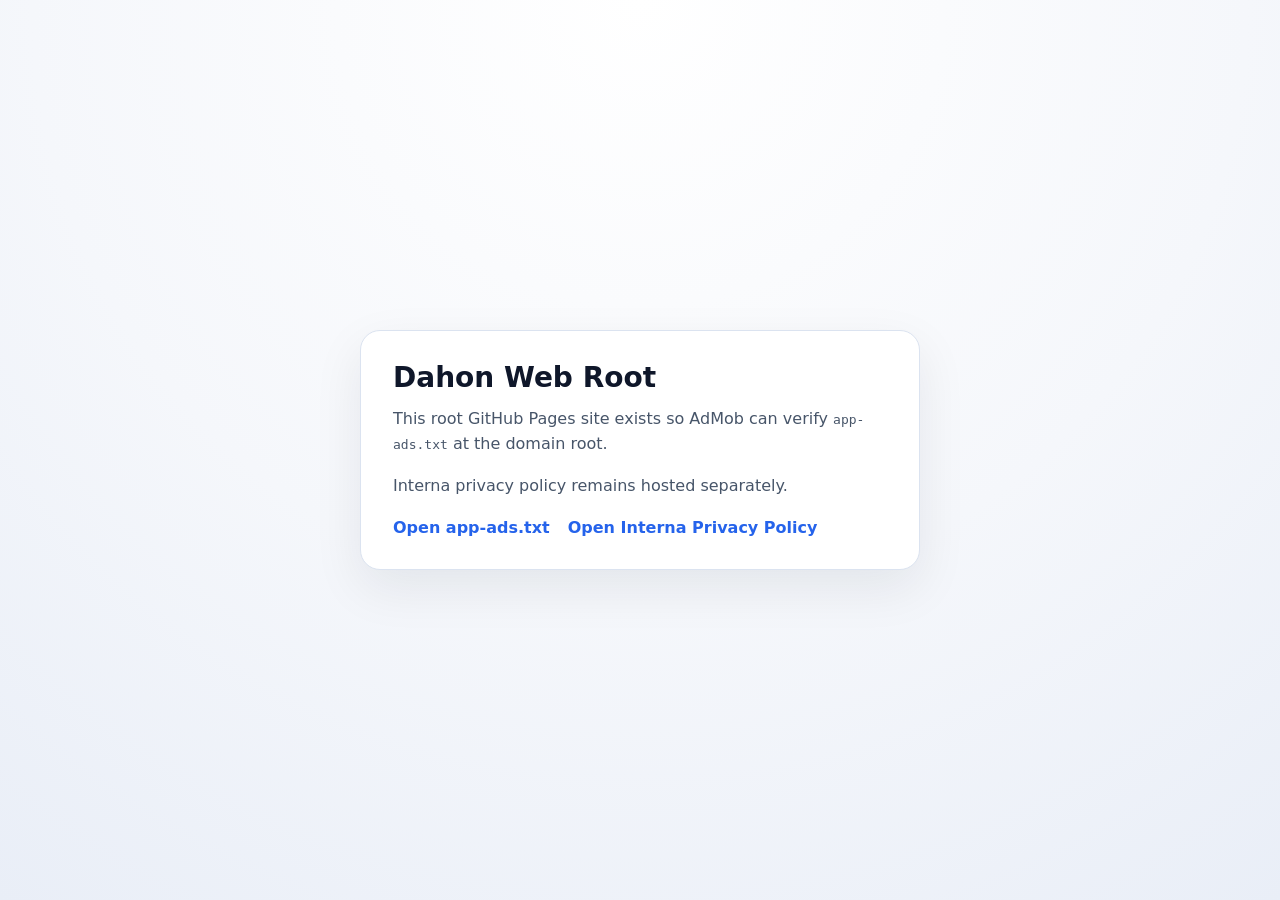
<file: index.html>
<!DOCTYPE html>
<html lang="en">
  <head>
    <meta charset="UTF-8" />
    <meta name="viewport" content="width=device-width, initial-scale=1.0" />
    <title>Dahon</title>
    <style>
      :root {
        color-scheme: light;
        --bg: #f5f7fb;
        --panel: #ffffff;
        --text: #0f172a;
        --muted: #475569;
        --accent: #2563eb;
        --border: #dbe3f0;
      }

      * {
        box-sizing: border-box;
      }

      body {
        margin: 0;
        min-height: 100vh;
        display: grid;
        place-items: center;
        font-family: Inter, system-ui, -apple-system, BlinkMacSystemFont, "Segoe UI", sans-serif;
        background: radial-gradient(circle at top, #ffffff 0%, var(--bg) 55%, #e9eef7 100%);
        color: var(--text);
        padding: 24px;
      }

      .card {
        width: min(560px, 100%);
        background: var(--panel);
        border: 1px solid var(--border);
        border-radius: 20px;
        padding: 32px;
        box-shadow: 0 18px 50px rgba(15, 23, 42, 0.08);
      }

      h1 {
        margin: 0 0 12px;
        font-size: 28px;
        line-height: 1.1;
      }

      p {
        margin: 0 0 16px;
        line-height: 1.6;
        color: var(--muted);
      }

      a {
        color: var(--accent);
        font-weight: 600;
        text-decoration: none;
      }

      a:hover {
        text-decoration: underline;
      }

      .links {
        display: flex;
        flex-wrap: wrap;
        gap: 12px 18px;
        margin-top: 20px;
      }
    </style>
  </head>
  <body>
    <main class="card">
      <h1>Dahon Web Root</h1>
      <p>
        This root GitHub Pages site exists so AdMob can verify
        <code>app-ads.txt</code> at the domain root.
      </p>
      <p>
        Interna privacy policy remains hosted separately.
      </p>
      <div class="links">
        <a href="./app-ads.txt">Open app-ads.txt</a>
        <a href="https://dahon19.github.io/interna-privacy/">Open Interna Privacy Policy</a>
      </div>
    </main>
  </body>
</html>
</file>
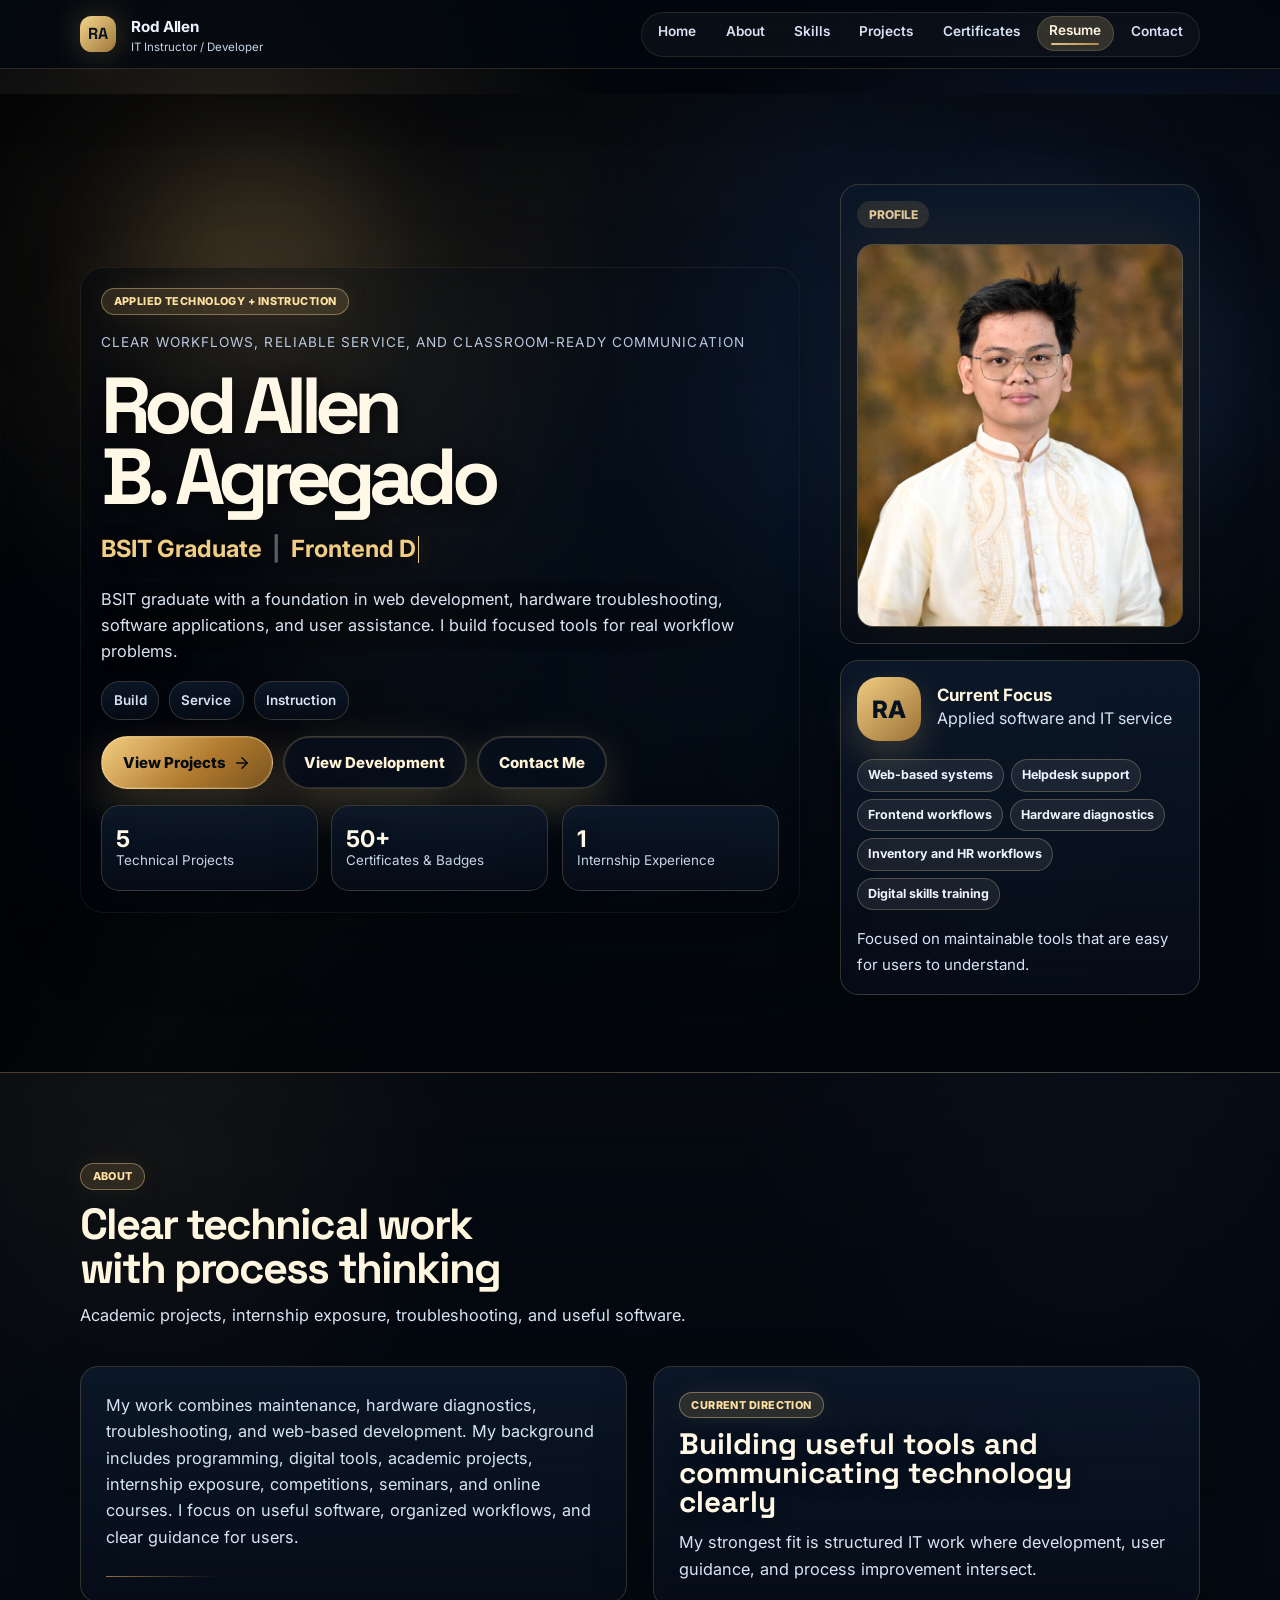
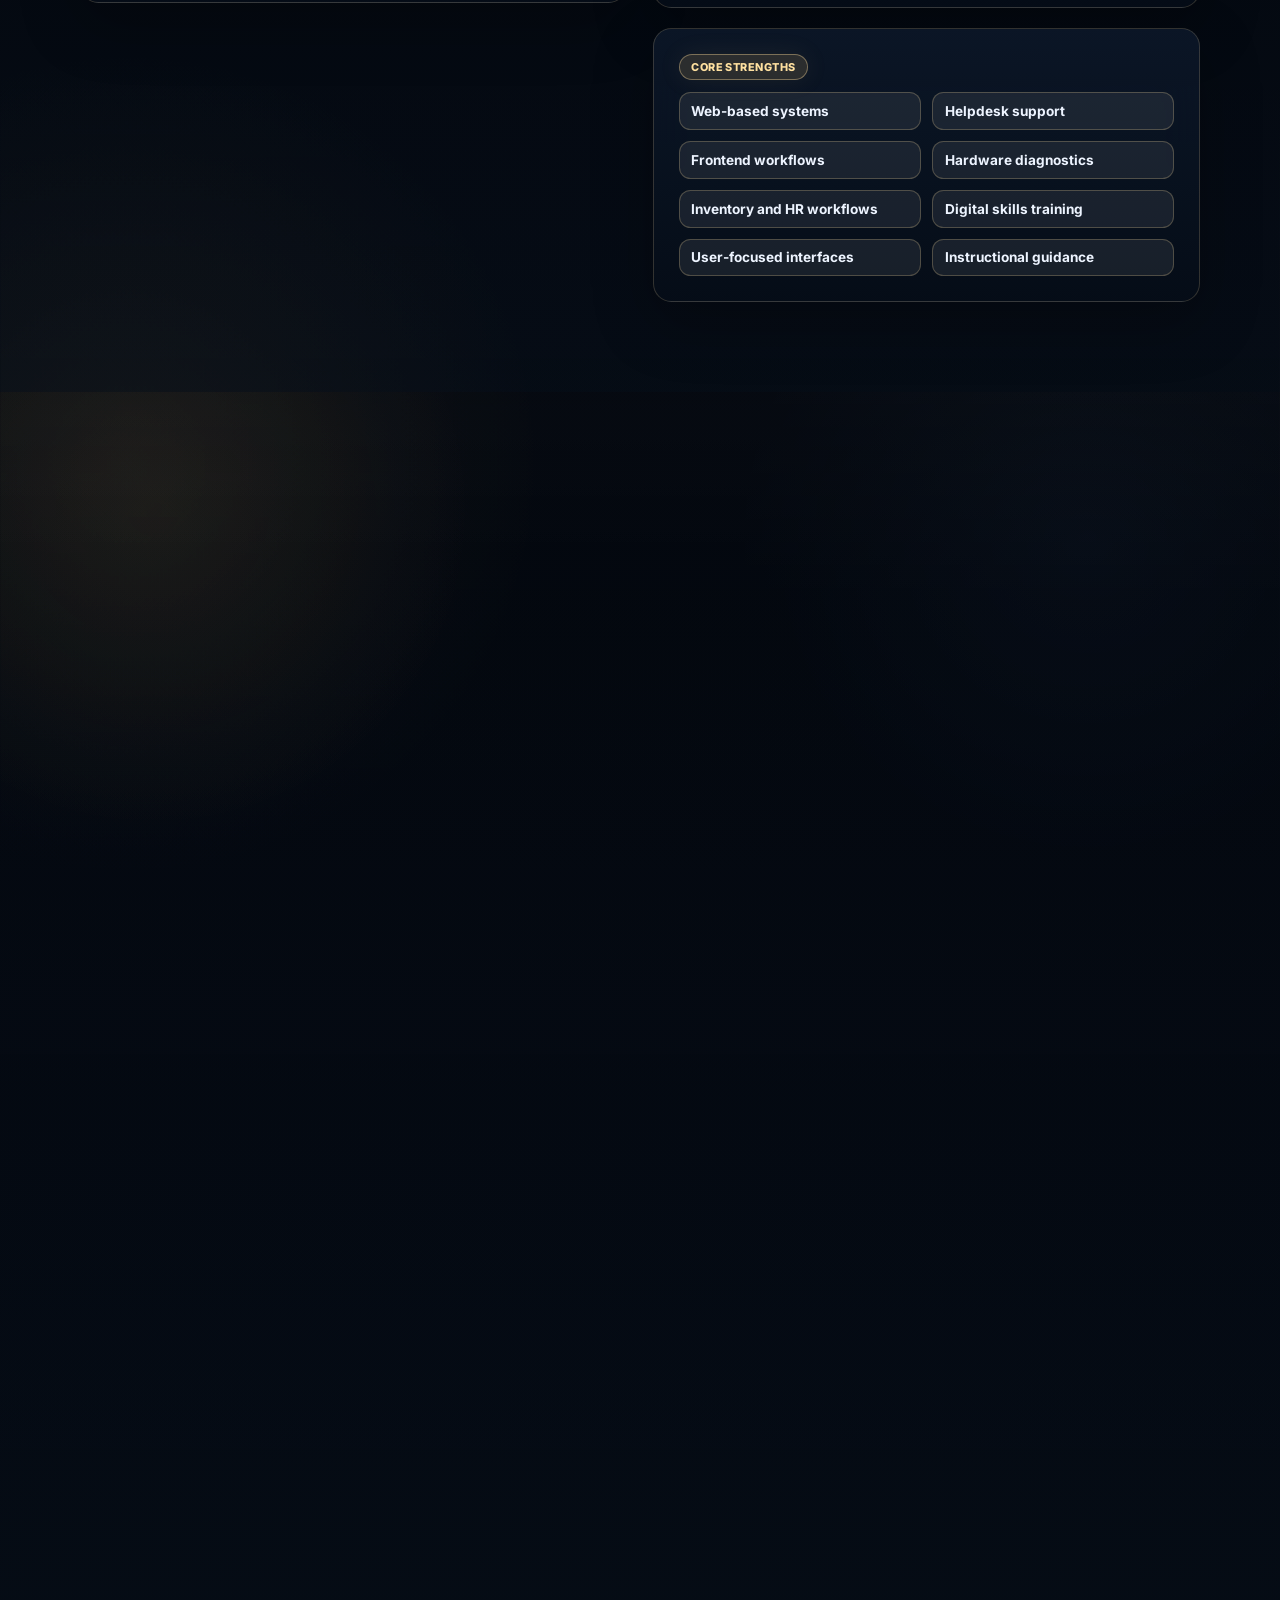
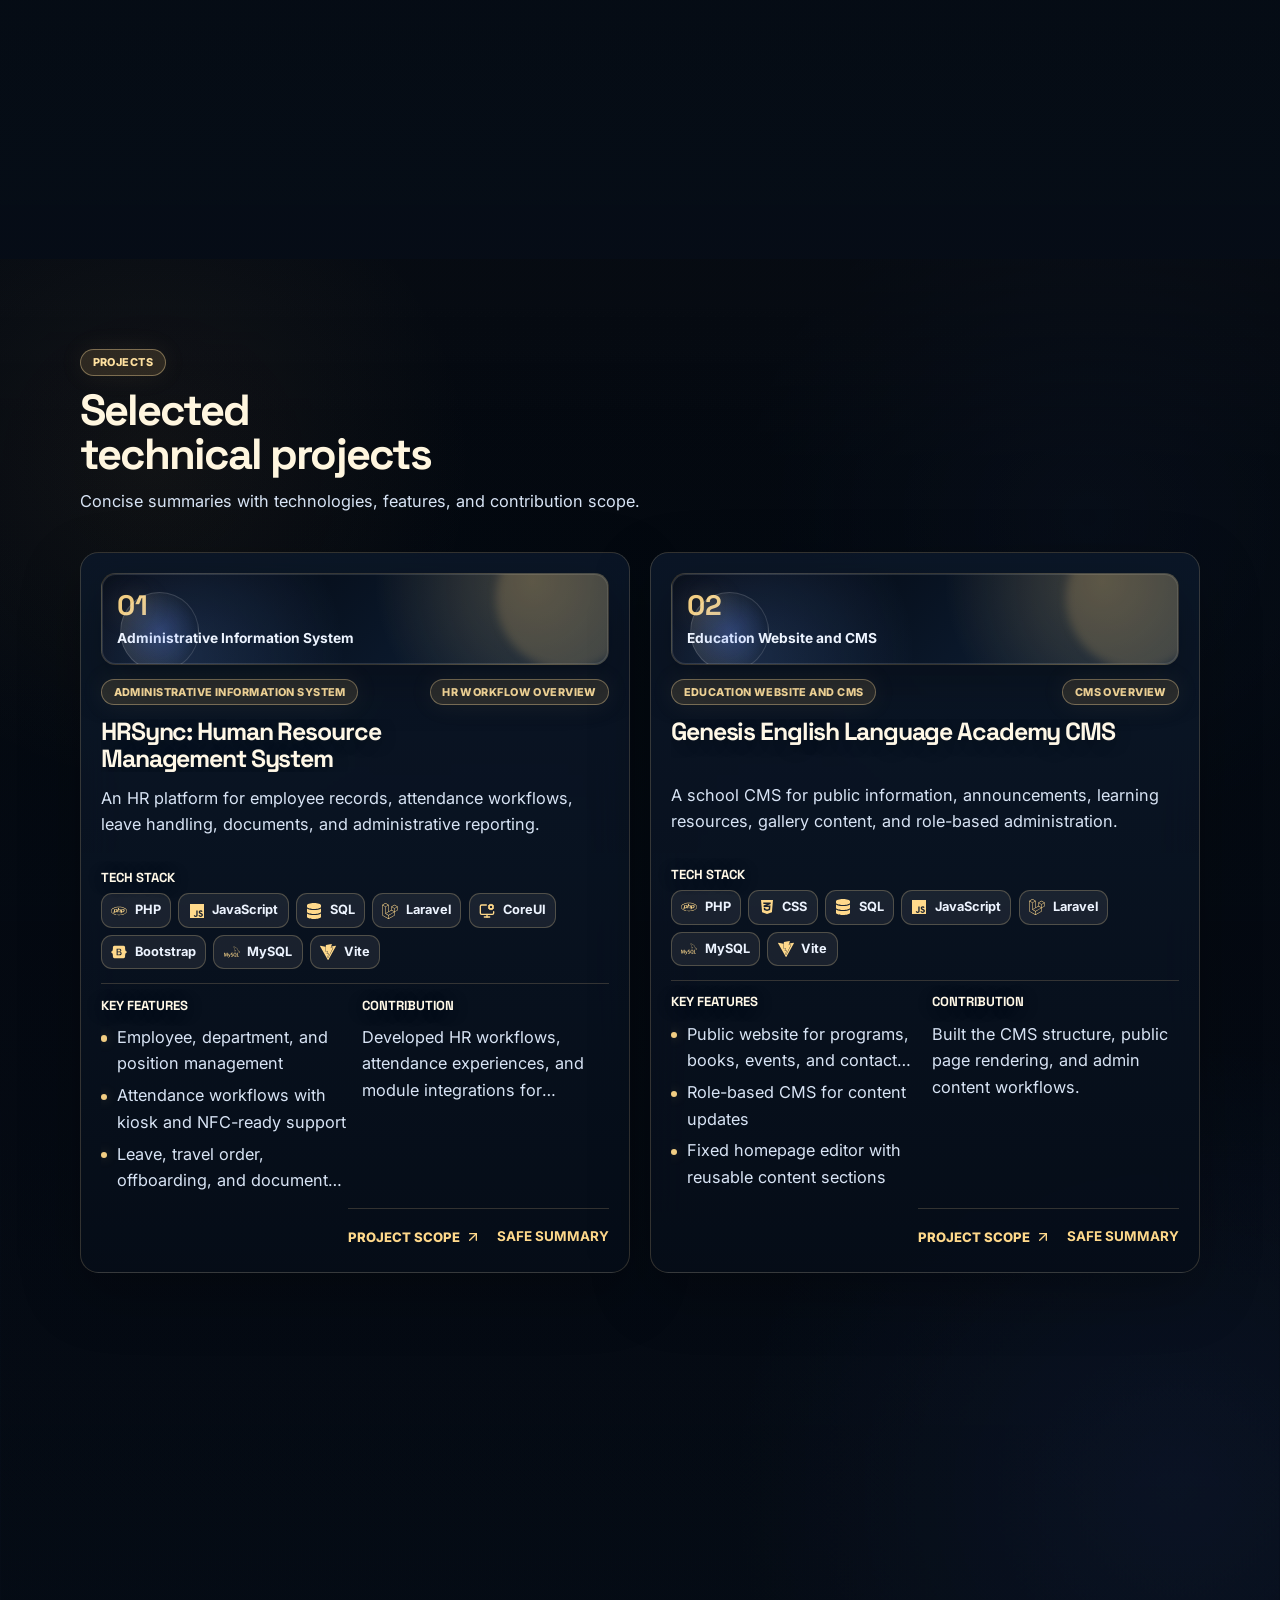
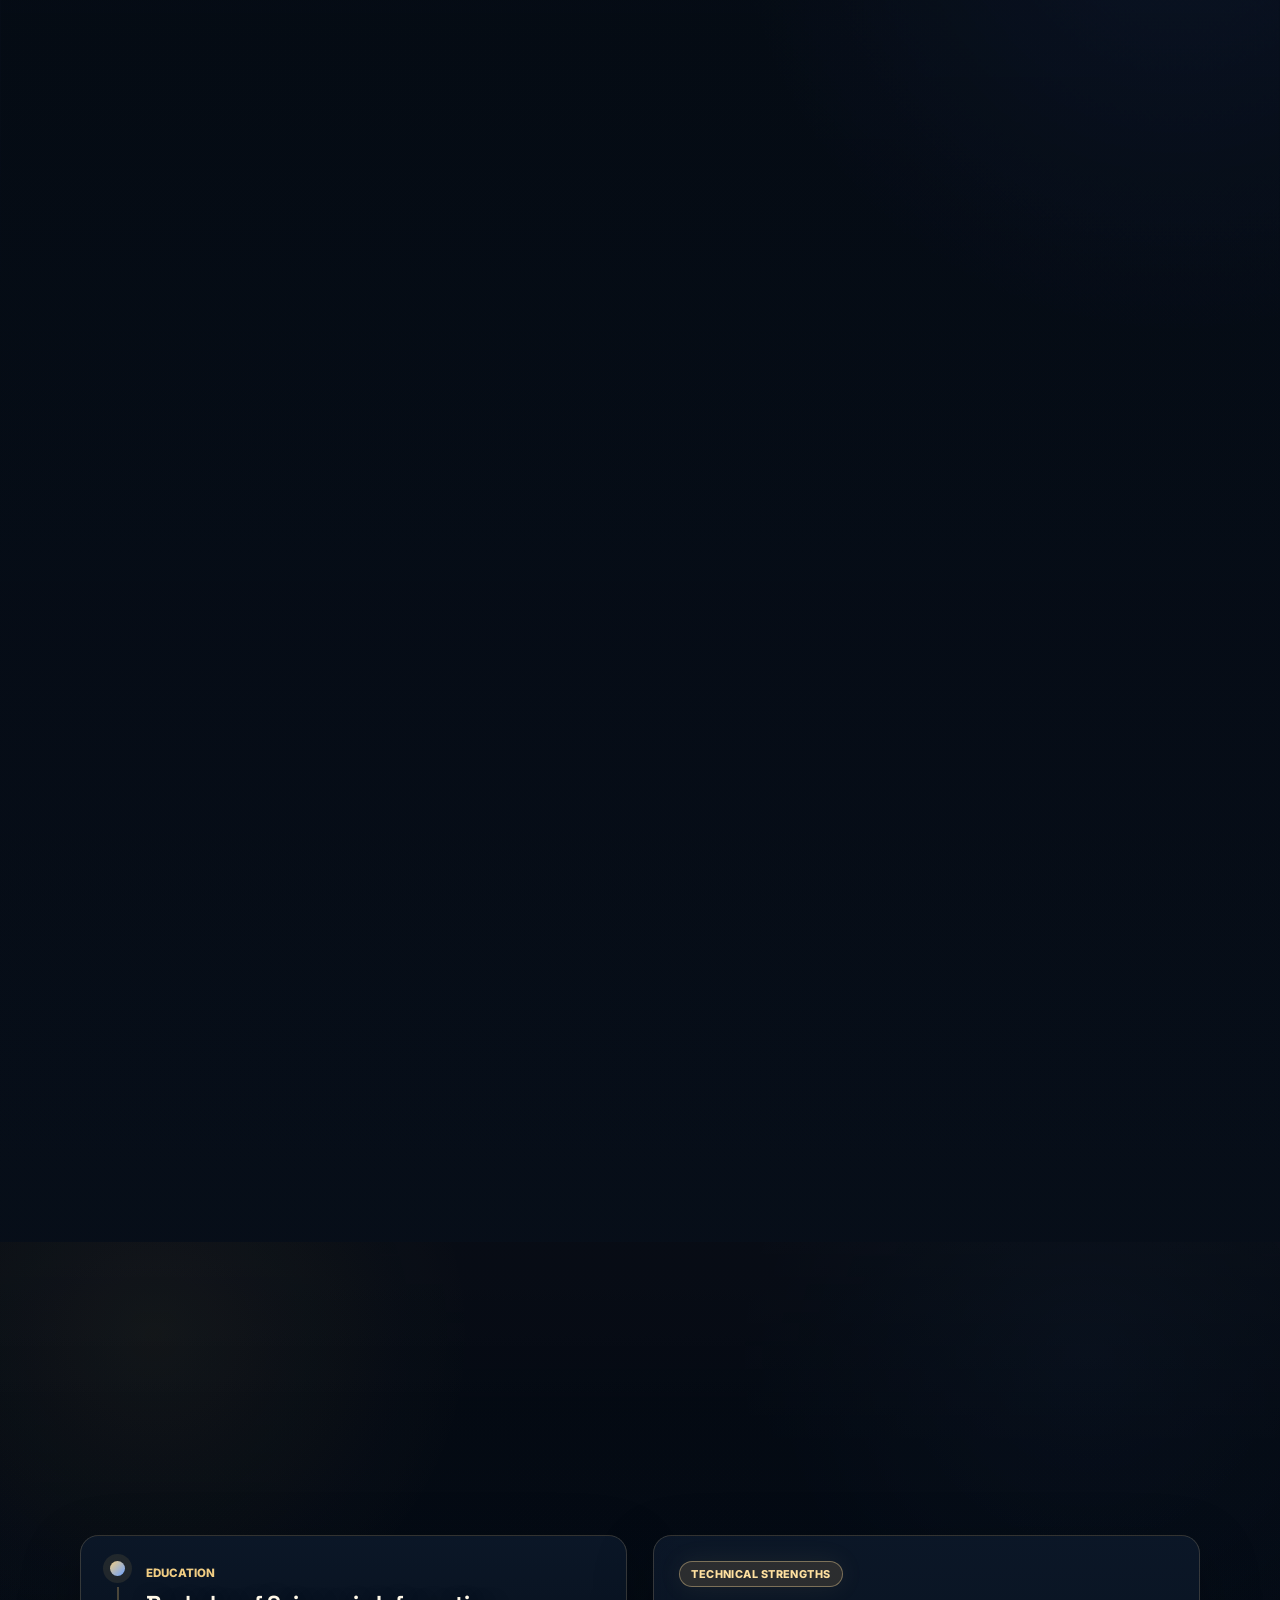
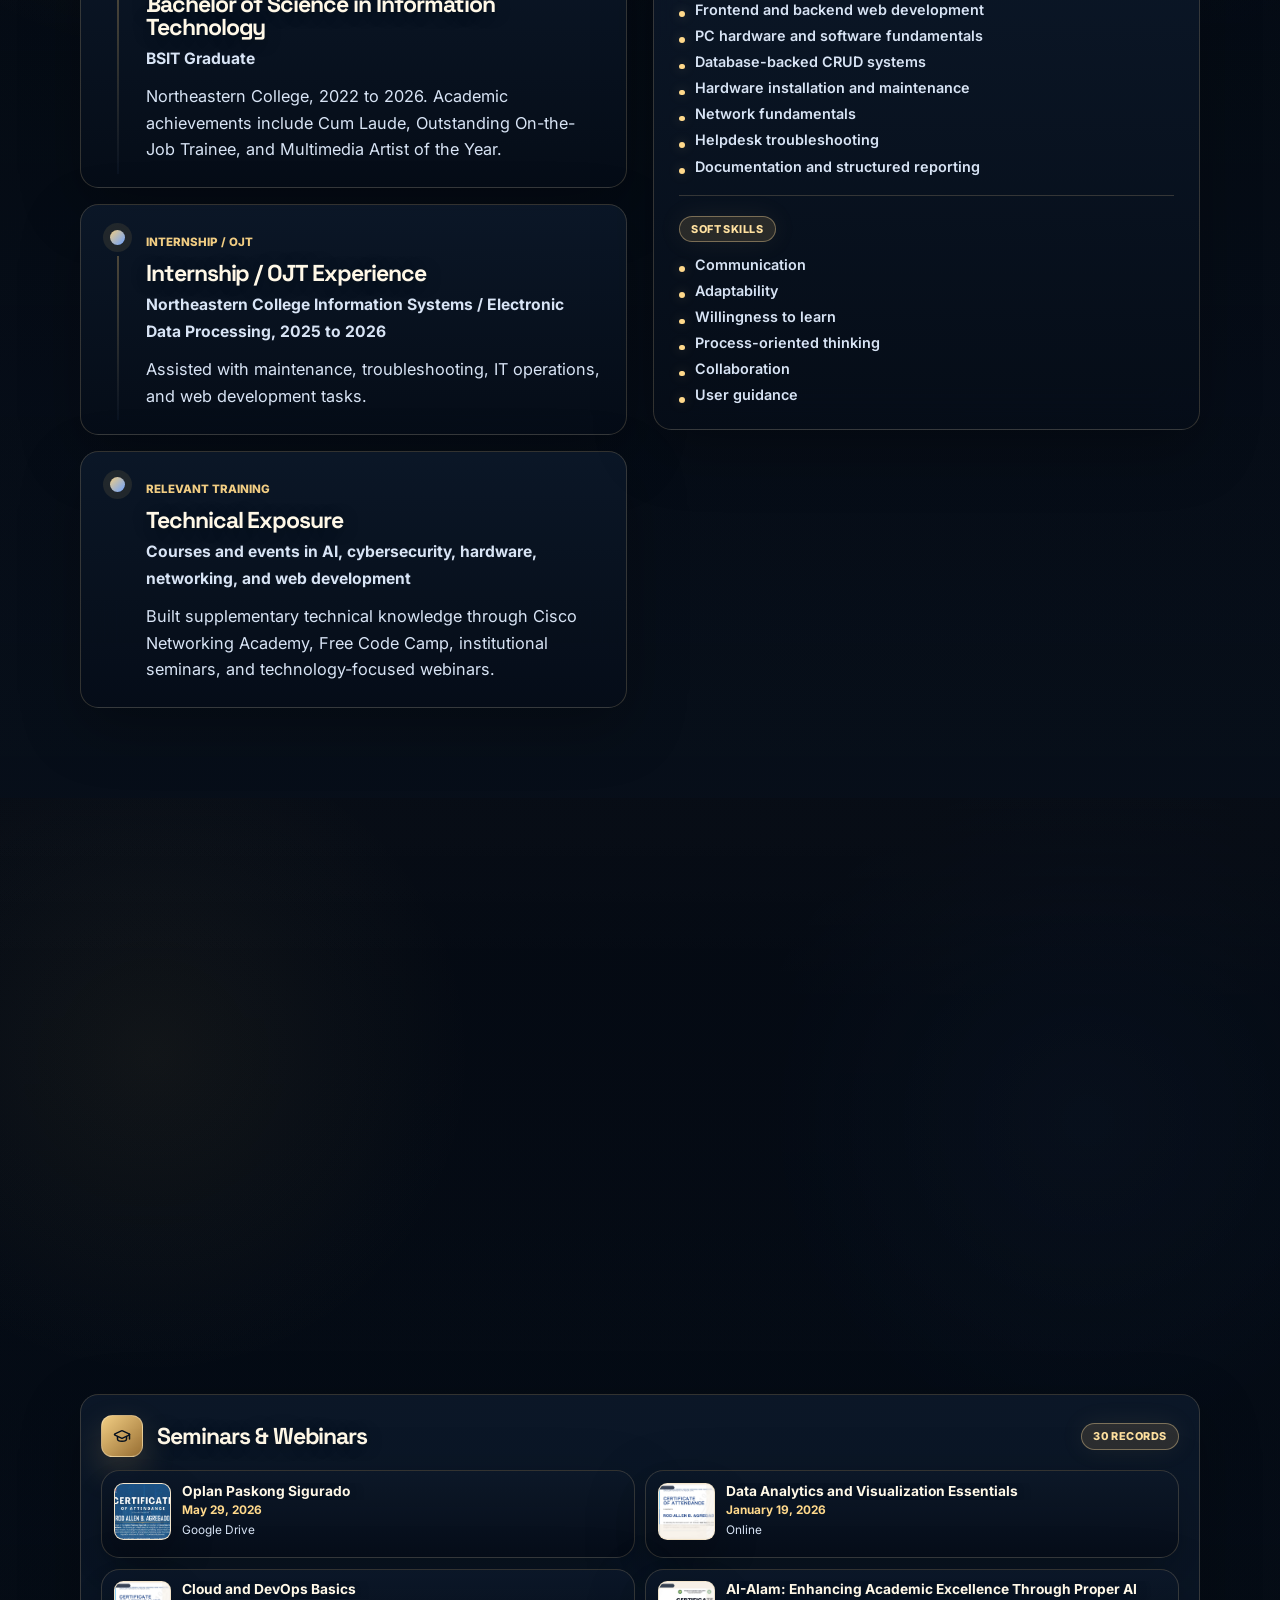
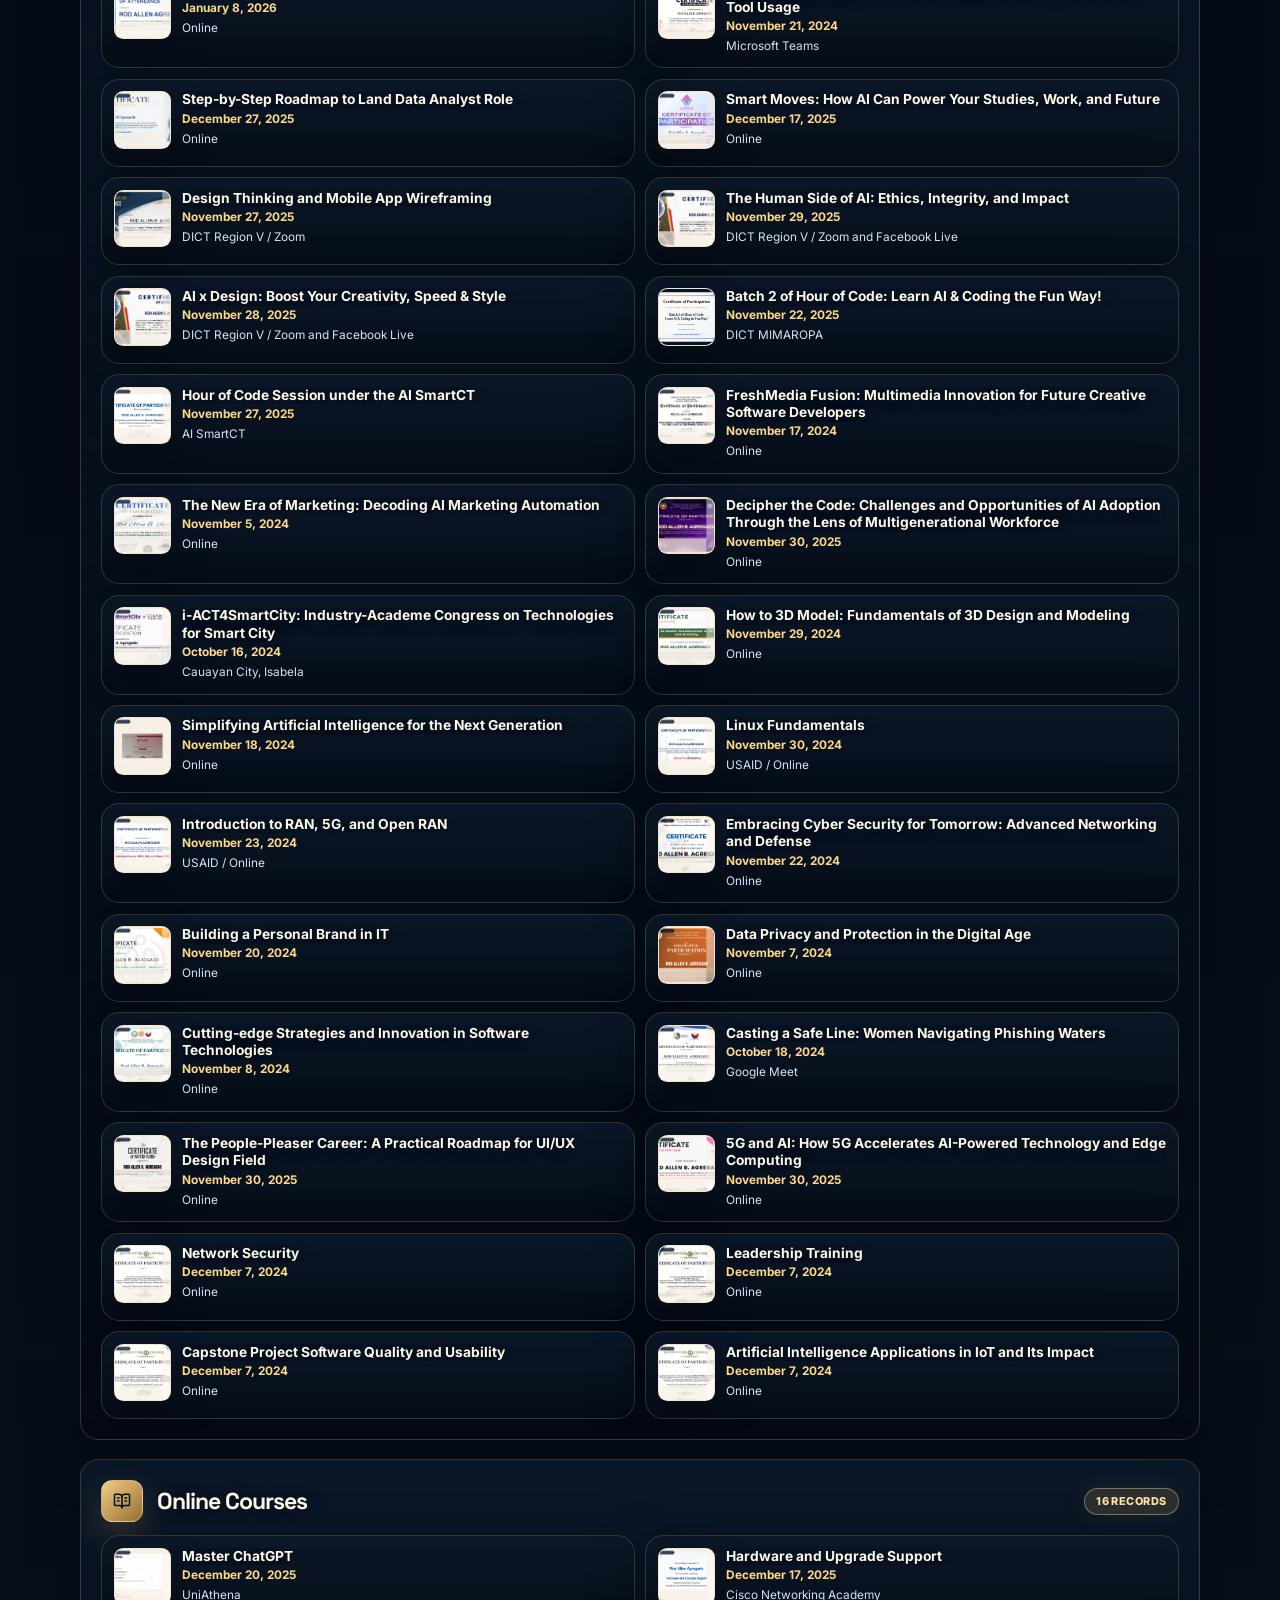
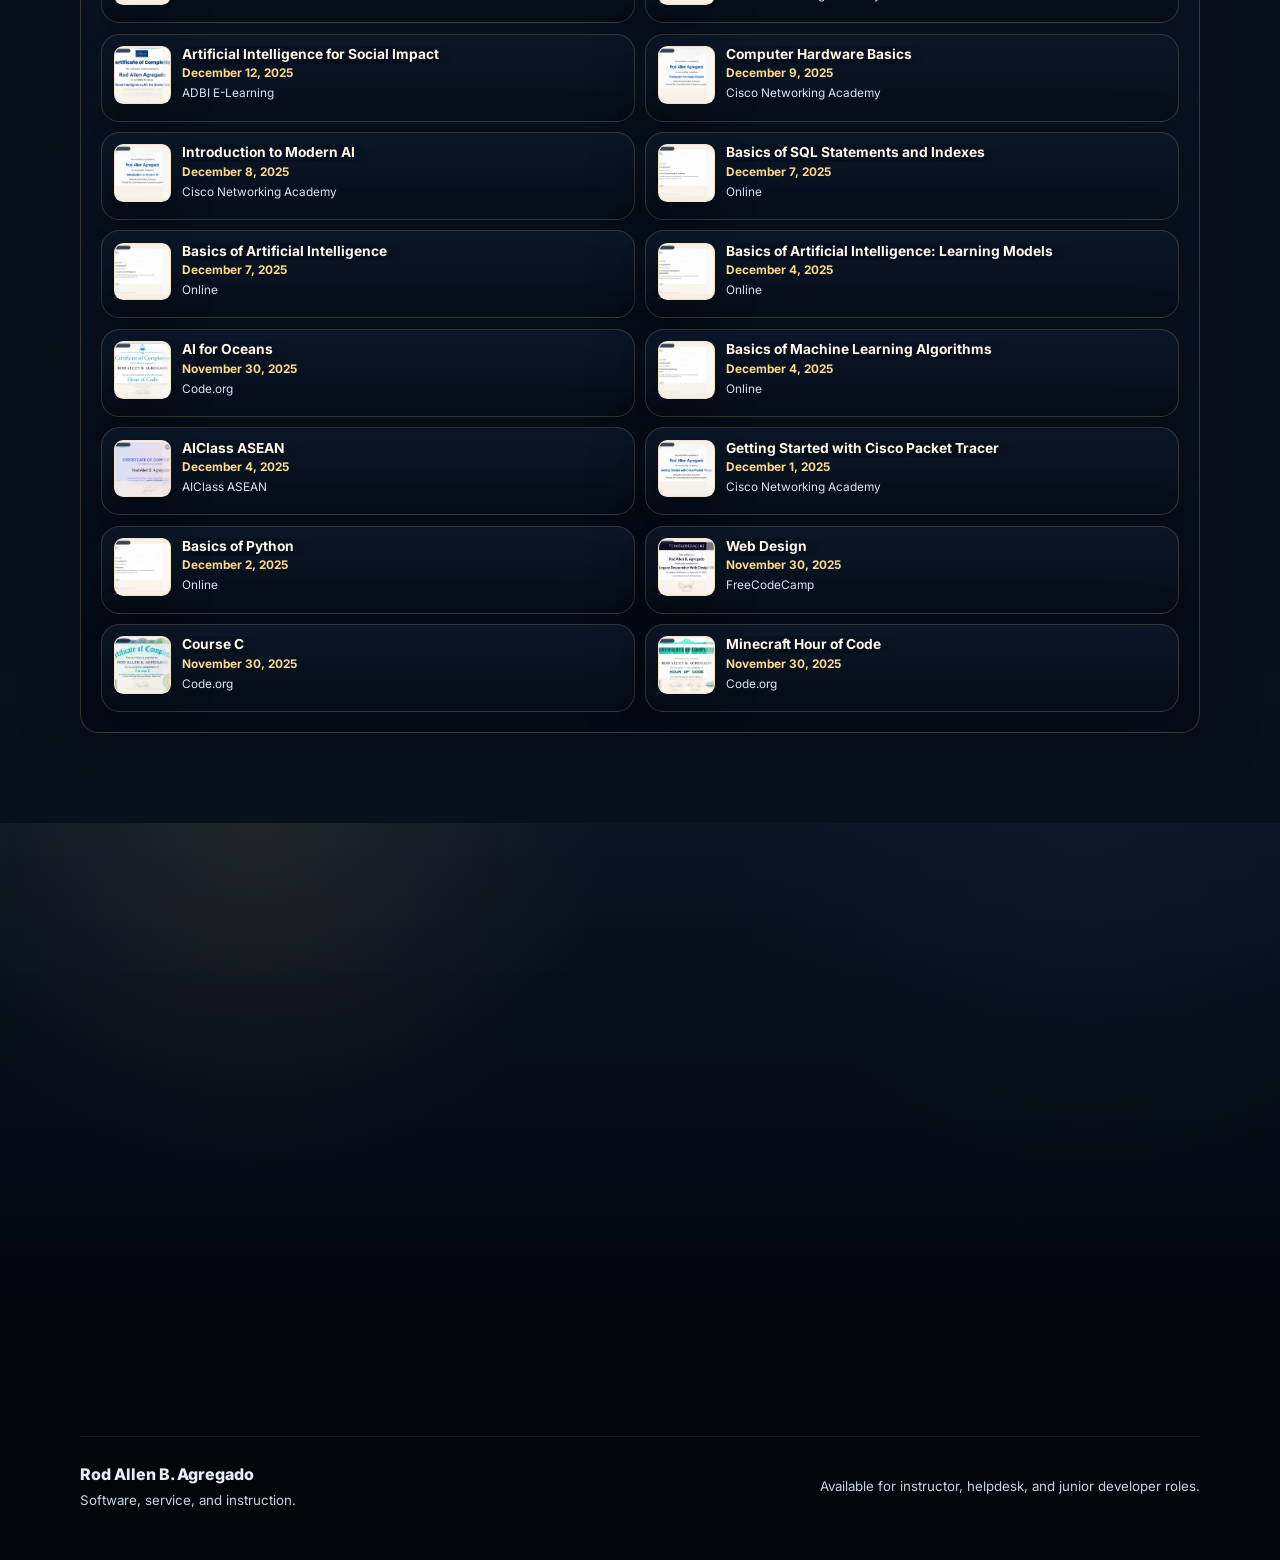
<file: portfolio/index.html>
<!doctype html>
<html lang="en">
  <head>
    <meta charset="UTF-8" />
    <meta
      name="viewport"
      content="width=device-width, initial-scale=1.0"
    />
    <meta
      name="description"
      content="Rod Allen B. Agregado portfolio for IT instruction, technical support, and software development."
    />
    <title>Rod Allen B. Agregado | IT Portfolio</title>
  </head>
  <body>
    <div id="root"></div>
    <script>
      (function () {
        const isLocalHost = ["localhost", "127.0.0.1"].includes(window.location.hostname);

        if (!isLocalHost) {
          const stylesheet = document.createElement("link");
          stylesheet.rel = "stylesheet";
          stylesheet.href = "/portfolio/assets/app-DTr5mLP3.css?v=20260531-recovery-polish";
          document.head.appendChild(stylesheet);

          const script = document.createElement("script");
          script.type = "module";
          script.crossOrigin = "";
          script.src = "/portfolio/assets/app-BrbW-zVf.js?v=20260531-recovery-polish";
          document.body.appendChild(script);
        }
      })();
    </script>
    <script type="module">
      if (["localhost", "127.0.0.1"].includes(window.location.hostname)) {
        import("/src/main.jsx");
      }
    </script>
  </body>
</html>
</file>
